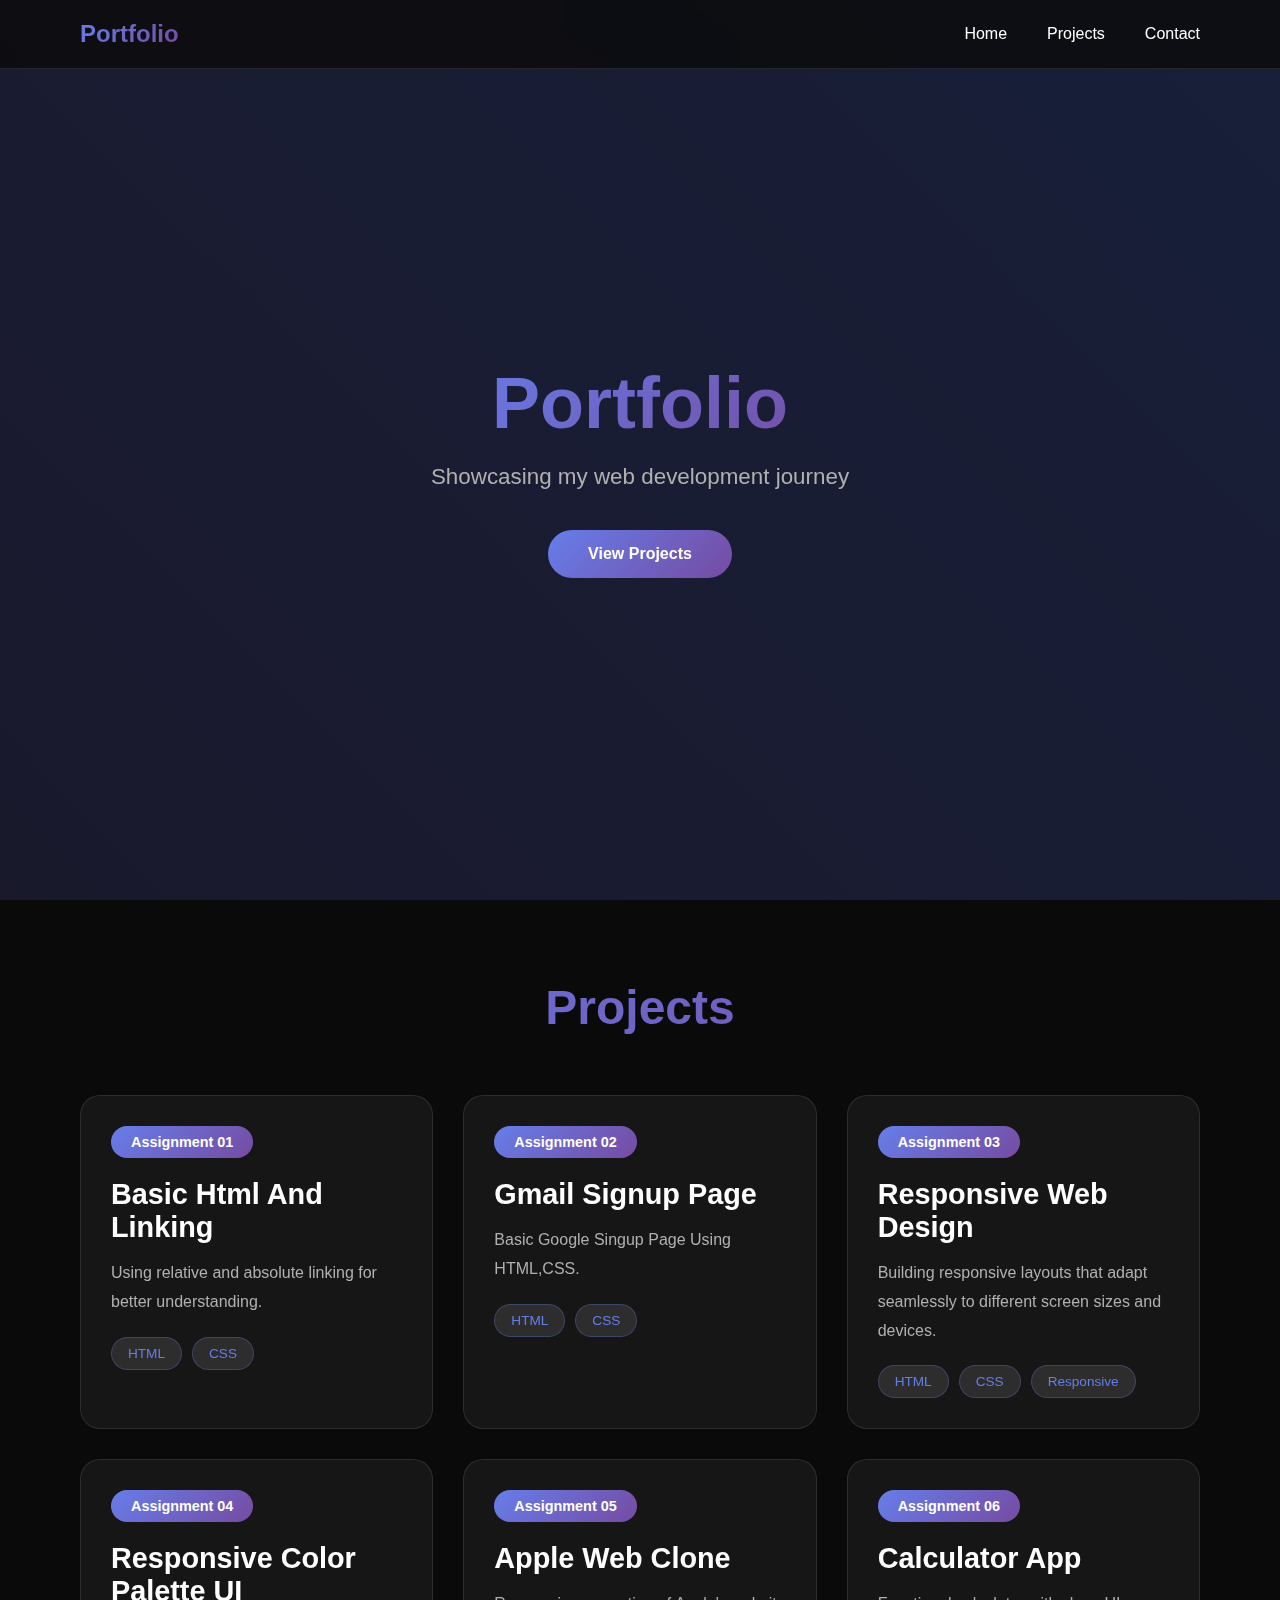
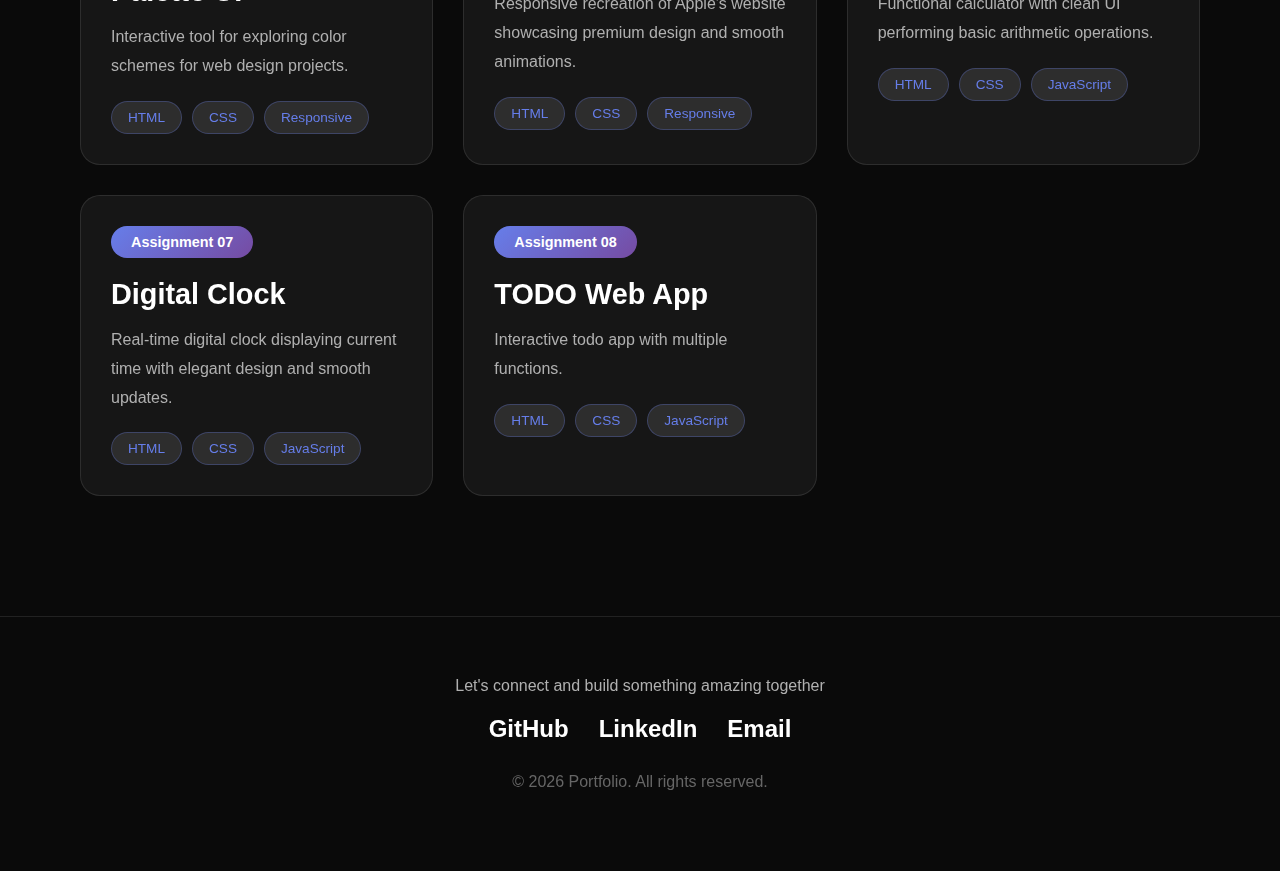
<file: index.html>
<!DOCTYPE html>
<html lang="en">

<head>
    <meta charset="UTF-8">
    <meta name="viewport" content="width=device-width, initial-scale=1.0">
    <title>Portfolio</title>
    <style>
        * {
            margin: 0;
            padding: 0;
            box-sizing: border-box;
        }

        html {
            scroll-behavior: smooth;
        }

        body {
            font-family: 'Inter', -apple-system, BlinkMacSystemFont, 'Segoe UI', Roboto, sans-serif;
            background: #0a0a0a;
            color: #ffffff;
            overflow-x: hidden;
        }

        /* Animated background */
        .bg-animation {
            position: fixed;
            top: 0;
            left: 0;
            width: 100%;
            height: 100%;
            z-index: -1;
            background: linear-gradient(45deg, #0a0a0a, #1a1a2e, #16213e, #0f3460);
            background-size: 400% 400%;
            animation: gradientShift 15s ease infinite;
        }

        @keyframes gradientShift {
            0% {
                background-position: 0% 50%;
            }

            50% {
                background-position: 100% 50%;
            }

            100% {
                background-position: 0% 50%;
            }
        }

        /* Navbar */
        nav {
            position: fixed;
            top: 0;
            width: 100%;
            background: rgba(10, 10, 10, 0.8);
            backdrop-filter: blur(10px);
            padding: 20px 0;
            z-index: 1000;
            border-bottom: 1px solid rgba(255, 255, 255, 0.1);
        }

        .nav-container {
            max-width: 1200px;
            margin: 0 auto;
            display: flex;
            justify-content: space-between;
            align-items: center;
            padding: 0 40px;
        }

        .logo {
            font-size: 1.5em;
            font-weight: 700;
            background: linear-gradient(135deg, #667eea 0%, #764ba2 100%);
            -webkit-background-clip: text;
            -webkit-text-fill-color: transparent;
            background-clip: text;
        }

        .nav-links {
            display: flex;
            gap: 40px;
            list-style: none;
        }

        .nav-links a {
            color: #ffffff;
            text-decoration: none;
            font-weight: 500;
            position: relative;
            transition: color 0.3s ease;
        }

        .nav-links a::after {
            content: '';
            position: absolute;
            bottom: -5px;
            left: 0;
            width: 0;
            height: 2px;
            background: linear-gradient(135deg, #667eea 0%, #764ba2 100%);
            transition: width 0.3s ease;
        }

        .nav-links a:hover::after {
            width: 100%;
        }

        .nav-links a:hover {
            color: #667eea;
        }

        /* Mobile menu */
        #menu-toggle {
            display: none;
        }

        .menu-icon {
            display: none;
            flex-direction: column;
            cursor: pointer;
            gap: 5px;
        }

        .menu-icon span {
            width: 25px;
            height: 3px;
            background: #ffffff;
            transition: 0.3s;
            border-radius: 3px;
        }

        /* Hero Section */
        .hero {
            min-height: 100vh;
            display: flex;
            align-items: center;
            justify-content: center;
            text-align: center;
            padding: 120px 40px 80px;
        }

        .hero-content h1 {
            font-size: 4.5em;
            font-weight: 800;
            margin-bottom: 20px;
            background: linear-gradient(135deg, #667eea 0%, #764ba2 100%);
            -webkit-background-clip: text;
            -webkit-text-fill-color: transparent;
            background-clip: text;
            animation: fadeInUp 1s ease;
        }

        .hero-content p {
            font-size: 1.4em;
            color: #b0b0b0;
            margin-bottom: 40px;
            animation: fadeInUp 1s ease 0.2s backwards;
        }

        .cta-button {
            display: inline-block;
            padding: 15px 40px;
            background: linear-gradient(135deg, #667eea 0%, #764ba2 100%);
            color: white;
            text-decoration: none;
            border-radius: 50px;
            font-weight: 600;
            transition: transform 0.3s ease, box-shadow 0.3s ease;
            animation: fadeInUp 1s ease 0.4s backwards;
        }

        .cta-button:hover {
            transform: translateY(-3px);
            box-shadow: 0 10px 30px rgba(102, 126, 234, 0.4);
        }

        @keyframes fadeInUp {
            from {
                opacity: 0;
                transform: translateY(30px);
            }

            to {
                opacity: 1;
                transform: translateY(0);
            }
        }

        /* Projects Section */
        .projects-section {
            max-width: 1200px;
            margin: 0 auto;
            padding: 80px 40px;
        }

        .section-title {
            font-size: 3em;
            text-align: center;
            margin-bottom: 60px;
            background: linear-gradient(135deg, #667eea 0%, #764ba2 100%);
            -webkit-background-clip: text;
            -webkit-text-fill-color: transparent;
            background-clip: text;
        }

        .projects-grid {
            display: grid;
            grid-template-columns: repeat(auto-fill, minmax(320px, 1fr));
            gap: 30px;
            margin-bottom: 40px;
        }

        .project-card {
            background: rgba(255, 255, 255, 0.05);
            border-radius: 20px;
            padding: 30px;
            backdrop-filter: blur(10px);
            border: 1px solid rgba(255, 255, 255, 0.1);
            transition: transform 0.3s ease, box-shadow 0.3s ease, border-color 0.3s ease;
            text-decoration: none;
            color: inherit;
            display: block;
            position: relative;
            overflow: hidden;
        }

        .project-card::before {
            content: '';
            position: absolute;
            top: 0;
            left: 0;
            width: 100%;
            height: 100%;
            background: linear-gradient(135deg, rgba(102, 126, 234, 0.1) 0%, rgba(118, 75, 162, 0.1) 100%);
            opacity: 0;
            transition: opacity 0.3s ease;
            z-index: 0;
        }

        .project-card:hover::before {
            opacity: 1;
        }

        .project-card:hover {
            transform: translateY(-10px);
            box-shadow: 0 20px 40px rgba(102, 126, 234, 0.3);
            border-color: rgba(102, 126, 234, 0.5);
        }

        .project-card>* {
            position: relative;
            z-index: 1;
        }

        .project-number {
            display: inline-block;
            background: linear-gradient(135deg, #667eea 0%, #764ba2 100%);
            color: white;
            padding: 8px 20px;
            border-radius: 25px;
            font-size: 0.9em;
            font-weight: 600;
            margin-bottom: 20px;
        }

        .project-card h3 {
            color: #ffffff;
            font-size: 1.8em;
            margin-bottom: 15px;
            font-weight: 700;
        }

        .project-card p {
            color: #b0b0b0;
            line-height: 1.8;
            margin-bottom: 20px;
        }

        .tech-tags {
            display: flex;
            flex-wrap: wrap;
            gap: 10px;
            margin-top: 20px;
        }

        .tech-tag {
            background: rgba(255, 255, 255, 0.1);
            padding: 8px 16px;
            border-radius: 20px;
            font-size: 0.85em;
            color: #667eea;
            border: 1px solid rgba(102, 126, 234, 0.3);
        }

        /* Footer */
        footer {
            text-align: center;
            padding: 60px 40px;
            background: rgba(10, 10, 10, 0.5);
            border-top: 1px solid rgba(255, 255, 255, 0.1);
        }

        footer p {
            color: #b0b0b0;
            margin-bottom: 20px;
        }

        footer a {
            color: #667eea;
            text-decoration: none;
            font-weight: 600;
            transition: color 0.3s ease;
        }

        footer a:hover {
            color: #764ba2;
        }

        .social-links {
            display: flex;
            justify-content: center;
            gap: 30px;
            margin-top: 20px;
        }

        .social-links a {
            color: #ffffff;
            font-size: 1.5em;
            transition: transform 0.3s ease, color 0.3s ease;
        }

        .social-links a:hover {
            transform: translateY(-3px);
            color: #667eea;
        }

        /* Responsive */
        @media (max-width: 768px) {
            .menu-icon {
                display: flex;
            }

            .nav-links {
                position: fixed;
                top: 70px;
                left: -100%;
                width: 100%;
                height: calc(100vh - 70px);
                background: rgba(10, 10, 10, 0.95);
                backdrop-filter: blur(10px);
                flex-direction: column;
                align-items: center;
                justify-content: center;
                gap: 30px;
                transition: left 0.3s ease;
            }

            #menu-toggle:checked~.nav-links {
                left: 0;
            }

            .hero-content h1 {
                font-size: 2.5em;
            }

            .hero-content p {
                font-size: 1.1em;
            }

            .section-title {
                font-size: 2em;
            }

            .projects-grid {
                grid-template-columns: 1fr;
            }
        }
    </style>
</head>

<body>
    <div class="bg-animation"></div>

    <!-- Navigation -->
    <nav>
        <div class="nav-container">
            <div class="logo">Portfolio</div>
            <input type="checkbox" id="menu-toggle">
            <label for="menu-toggle" class="menu-icon">
                <span></span>
                <span></span>
                <span></span>
            </label>
            <ul class="nav-links">
                <li><a href="#home">Home</a></li>
                <li><a href="#projects">Projects</a></li>
                <li><a href="#contact">Contact</a></li>
            </ul>
        </div>
    </nav>

    <!-- Hero Section -->
    <section class="hero" id="home">
        <div class="hero-content">
            <h1>Portfolio</h1>
            <p>Showcasing my web development journey</p>
            <a href="#projects" class="cta-button">View Projects</a>
        </div>
    </section>

    <!-- Projects Section -->
    <section class="projects-section" id="projects">
        <h2 class="section-title">Projects</h2>
        <div class="projects-grid">

            <!-- Assignment 1 -->
            <a href="./Assignment_1(Linking)/index.html" class="project-card">
                <span class="project-number">Assignment 01</span>
                <h3>Basic Html And Linking</h3>
                <p>Using relative and absolute linking for better understanding.</p>
                <div class="tech-tags">
                    <span class="tech-tag">HTML</span>
                    <span class="tech-tag">CSS</span>
                </div>
            </a>
            <!-- Assignment 2 -->
            <a href="./Assignment_2(Gmail_Login_Page)/index.html" class="project-card">
                <span class="project-number">Assignment 02</span>
                <h3>Gmail Signup Page</h3>
                <p>Basic Google Singup Page Using HTML,CSS.</p>
                <div class="tech-tags">
                    <span class="tech-tag">HTML</span>
                    <span class="tech-tag">CSS</span>
                </div>
            </a>
            <!-- Assignment 3 -->
            <a href="./Assignment_3(Responsiveness)/index.html" class="project-card">
                <span class="project-number">Assignment 03</span>
                <h3>Responsive Web Design</h3>
                <p>Building responsive layouts that adapt seamlessly to different screen sizes and devices.</p>
                <div class="tech-tags">
                    <span class="tech-tag">HTML</span>
                    <span class="tech-tag">CSS</span>
                    <span class="tech-tag">Responsive</span>
                </div>
            </a>

            <!-- Assignment 4 -->
            <a href="./Assignment_4(Color Palette)/index.html" class="project-card">
                <span class="project-number">Assignment 04</span>
                <h3>Responsive Color Palette UI</h3>
                <p>Interactive tool for exploring color schemes for web design projects.</p>
                <div class="tech-tags">
                    <span class="tech-tag">HTML</span>
                    <span class="tech-tag">CSS</span>
                    <span class="tech-tag">Responsive</span>
                </div>
            </a>

            <!-- Assignment 5 -->
            <a href="./Assignment_5(Apple Web Responsive)/index.html" class="project-card">
                <span class="project-number">Assignment 05</span>
                <h3>Apple Web Clone</h3>
                <p>Responsive recreation of Apple's website showcasing premium design and smooth animations.</p>
                <div class="tech-tags">
                    <span class="tech-tag">HTML</span>
                    <span class="tech-tag">CSS</span>
                    <span class="tech-tag">Responsive</span>
                </div>
            </a>

            <!-- Assignment 6 -->
            <a href="./Assignment_6(Calculator)/src/index.html" class="project-card">
                <span class="project-number">Assignment 06</span>
                <h3>Calculator App</h3>
                <p>Functional calculator with clean UI performing basic arithmetic operations.</p>
                <div class="tech-tags">
                    <span class="tech-tag">HTML</span>
                    <span class="tech-tag">CSS</span>
                    <span class="tech-tag">JavaScript</span>
                </div>
            </a>

            <!-- Assignment 7 -->
            <a href="./Assignment_7(Digitial_Clock)/index.html" class="project-card">
                <span class="project-number">Assignment 07</span>
                <h3>Digital Clock</h3>
                <p>Real-time digital clock displaying current time with elegant design and smooth updates.</p>
                <div class="tech-tags">
                    <span class="tech-tag">HTML</span>
                    <span class="tech-tag">CSS</span>
                    <span class="tech-tag">JavaScript</span>
                </div>
            </a>

        
            <!-- Assignment 8 -->
            <a href="./Assignment_8(To_Do_List)/index.html" class="project-card">
                <span class="project-number">Assignment 08</span>
                <h3>TODO Web App</h3>
                <p>Interactive todo app with multiple functions.</p>
                <div class="tech-tags">
                    <span class="tech-tag">HTML</span>
                    <span class="tech-tag">CSS</span>
                    <span class="tech-tag">JavaScript</span>
                </div>
            </a>

        </div>
    </section>

    <!-- Contact Section -->
    <footer id="contact">
        <p>Let's connect and build something amazing together</p>
        <div class="social-links">
            <a href="https://github.com/yourusername" target="_blank" title="GitHub">GitHub</a>
            <a href="https://linkedin.com/in/yourusername" target="_blank" title="LinkedIn">LinkedIn</a>
            <a href="mailto:your.email@example.com" title="Email">Email</a>
        </div>
        <p style="margin-top: 30px; color: #666;">© 2026 Portfolio. All rights reserved.</p>
    </footer>

</body>

</html>
</file>
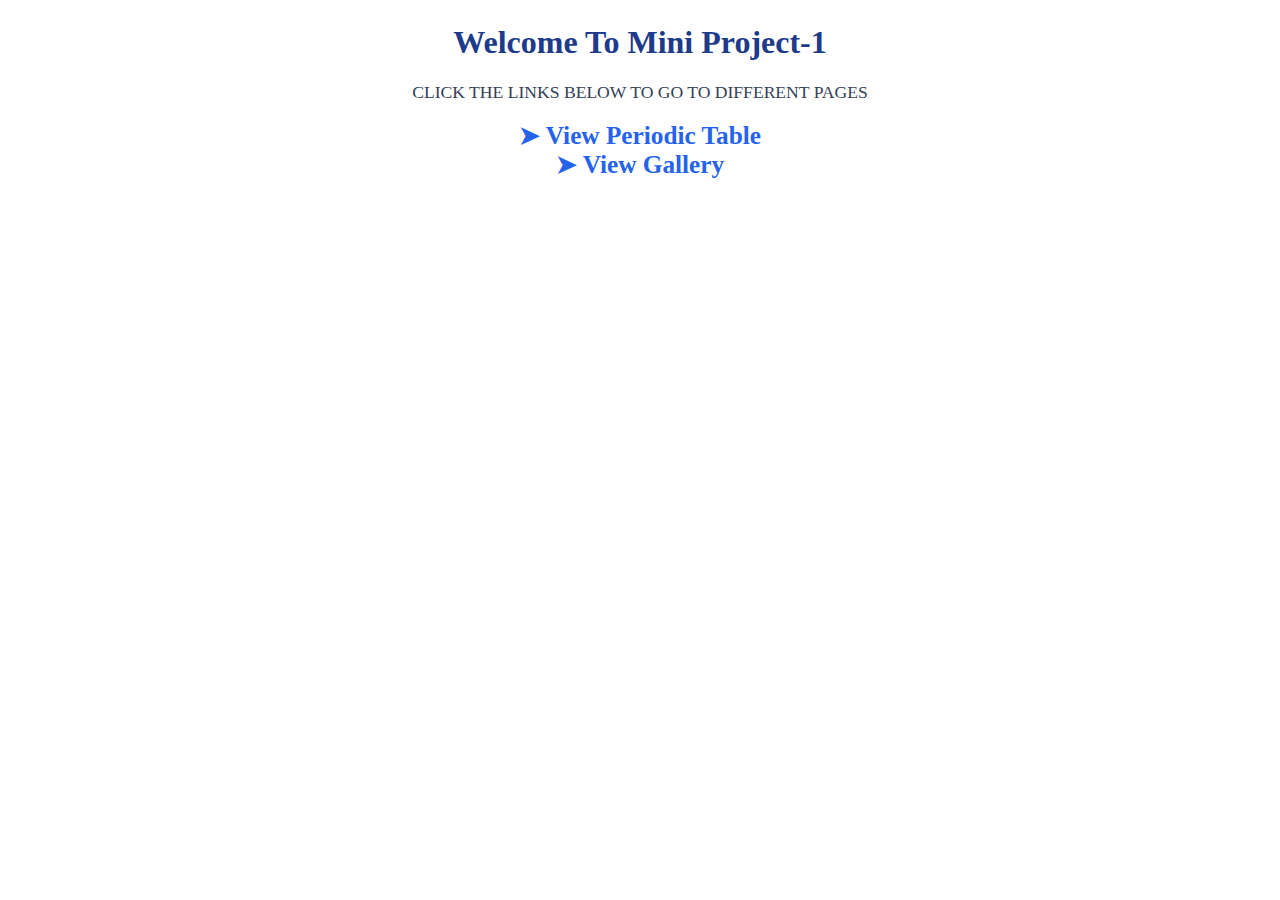
<file: Assignment_1(Linking)/index.html>
<html>
    <head>
        <title>Mini SMIT Project-1</title>
    </head>
    <body style="text-align: center; margin-top: 1.5rem;">
        <div>
            <h1 style="color: #1e3a8a;">Welcome To Mini Project-1</h1>
        </div>
        <div>
            <p style="color: #334155; font-size: 1.1rem; ">CLICK THE LINKS BELOW TO GO TO DIFFERENT PAGES</p>
        </div>
        <div>
            <a href="././pages/periodic_table.html" style="text-decoration: none;color: #2563eb; font-size: 1.58rem; font-weight: bold;">➤ View Periodic Table</a>
        </div>
        <div>
            <a href="././pages/gallery.html" style="text-decoration: none; color: #2563eb; font-size: 1.58rem; font-weight: bold;">➤ View Gallery</a>
        </div>
        
    </body>
</html>
</file>
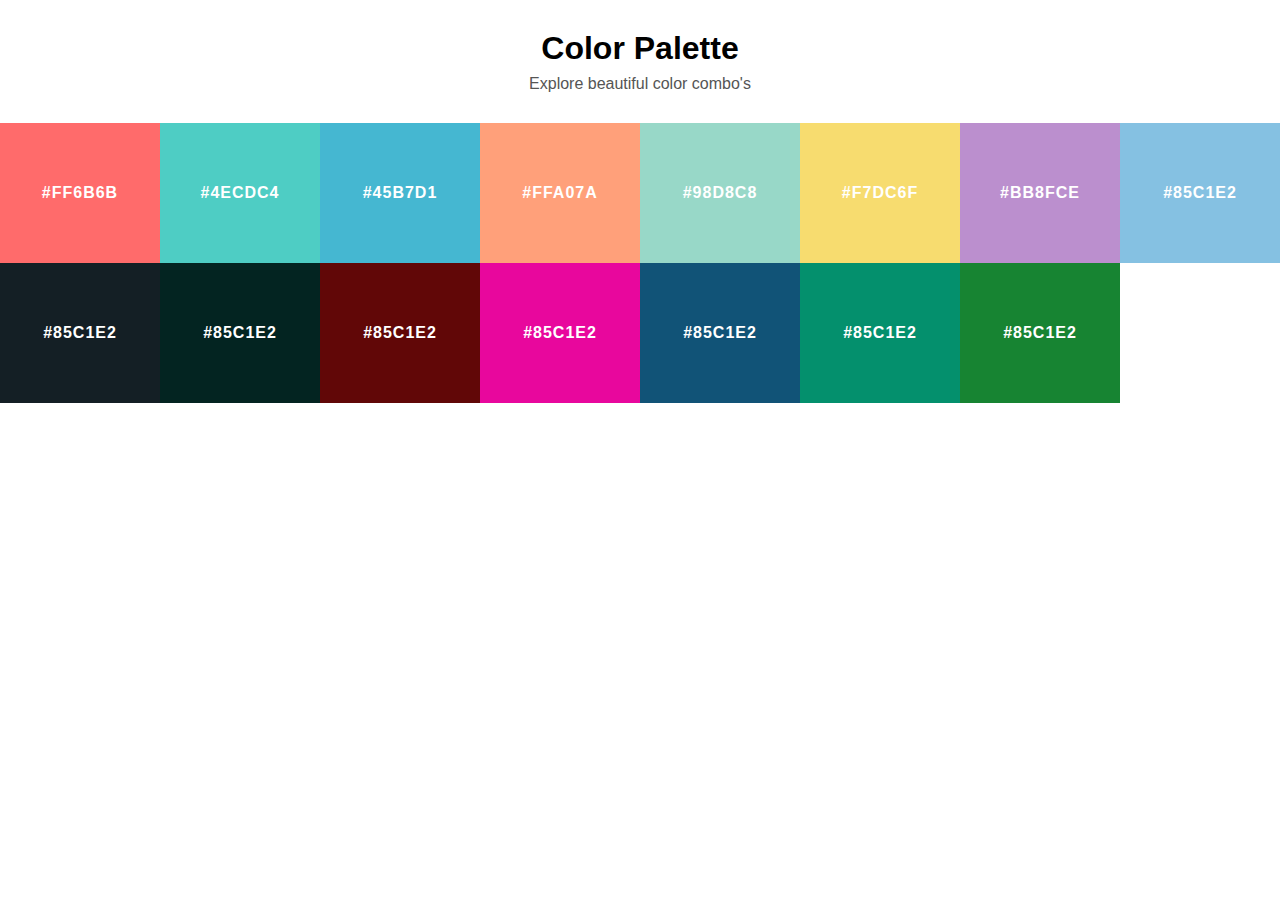
<file: Assignment_4(Color Palette)/index.html>
<!DOCTYPE html>
<html lang="en">

<head>
    <meta charset="UTF-8">
    <meta name="viewport" content="width=device-width, initial-scale=1.0">
    <title>Color Palette</title>
    <link rel="stylesheet" href="style.css">
</head>

<body>
    <div class="header">
        <h1>Color Palette</h1>
        <p>Explore beautiful color combo's</p>
    </div>

    <div class="palette">
        <div class="color" style="background-color: #FF6B6B;">
            #FF6B6B
        </div>
        <div class="color" style="background-color: #4ECDC4;">
            #4ECDC4
        </div>
        <div class="color" style="background-color: #45B7D1;">
            #45B7D1
        </div>
        <div class="color" style="background-color: #FFA07A;">
            #FFA07A
        </div>
        <div class="color" style="background-color: #98D8C8;">
            #98D8C8
        </div>
        <div class="color" style="background-color: #F7DC6F;">
            #F7DC6F
        </div>
        <div class="color" style="background-color: #BB8FCE;">
            #BB8FCE
        </div>
        <div class="color" style="background-color: #85C1E2;">
            #85C1E2
        </div>
        <div class="color" style="background-color: #141f25;">
            #85C1E2
        </div>
        <div class="color" style="background-color: #032421;">
            #85C1E2
        </div>
        <div class="color" style="background-color: #610707;">
            #85C1E2
        </div>
        <div class="color" style="background-color: #e8079d;">
            #85C1E2
        </div>
        <div class="color" style="background-color: #115377;">
            #85C1E2
        </div>
        <div class="color" style="background-color: #04906d;">
            #85C1E2
        </div>
        <div class="color" style="background-color: #178432;">
            #85C1E2
        </div>
    </div>
</body>

</html>
</file>
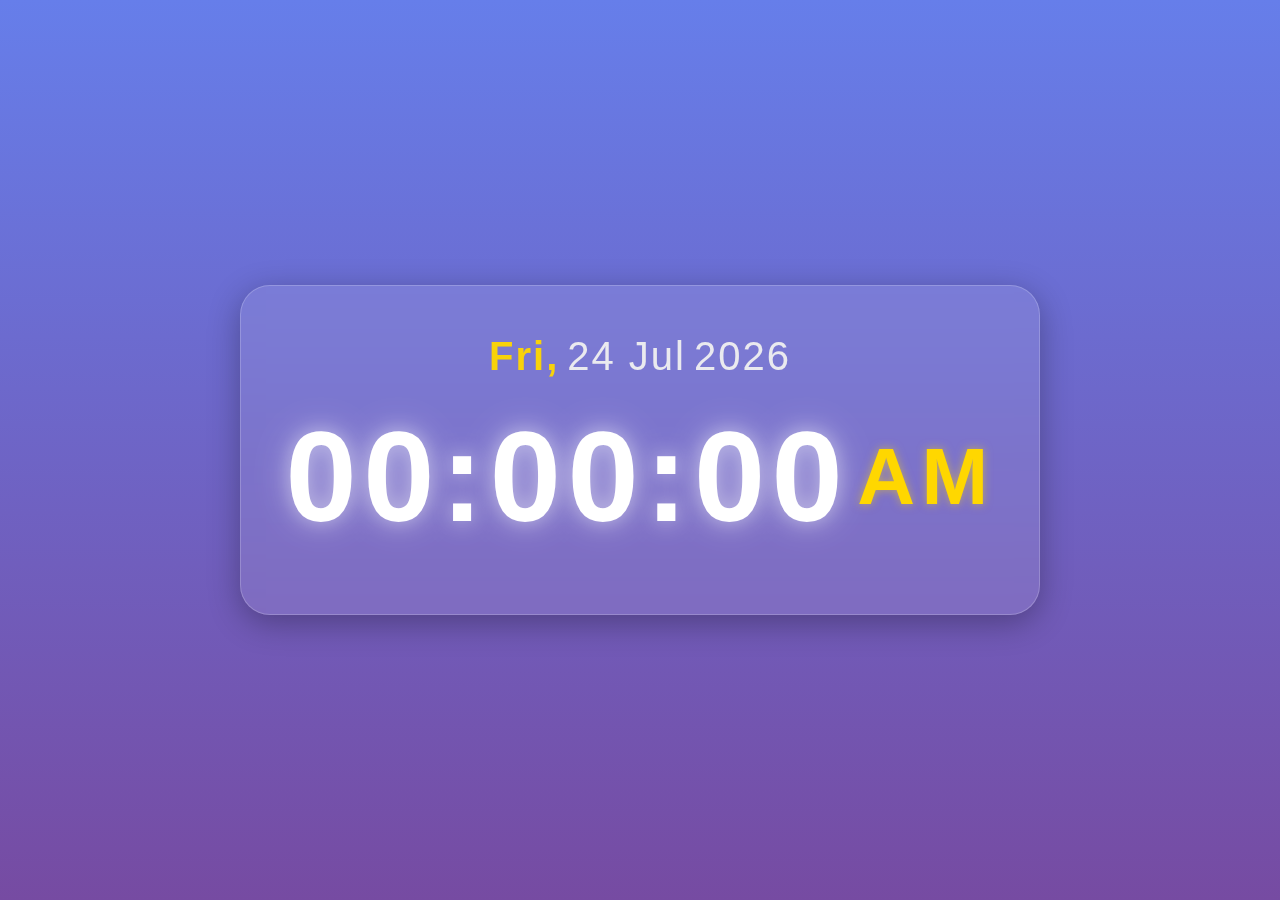
<file: Assignment_7(Digitial_Clock)/index.html>
<!DOCTYPE html>
<html lang="en">

<head>
    <meta charset="UTF-8">
    <meta name="viewport" content="width=device-width, initial-scale=1.0">
    <title>Digital Clock</title>
    <link rel="stylesheet" href="style.css">
</head>

<body>
    <div class="clock-container">
        <div class="date-container">
            <div class="day-name" id="dayName"></div>
            <div class="date" id="date"></div>
            <div class="year" id="year"></div>
        </div>
        <div class="time">
            <span id="hours">00</span>:
            <span id="minutes">00</span>:
            <span id="seconds">00</span>
            <span id="period">AM</span>
        </div>
    </div>
    <script src="app.js"></script>
</body>

</html>
</file>
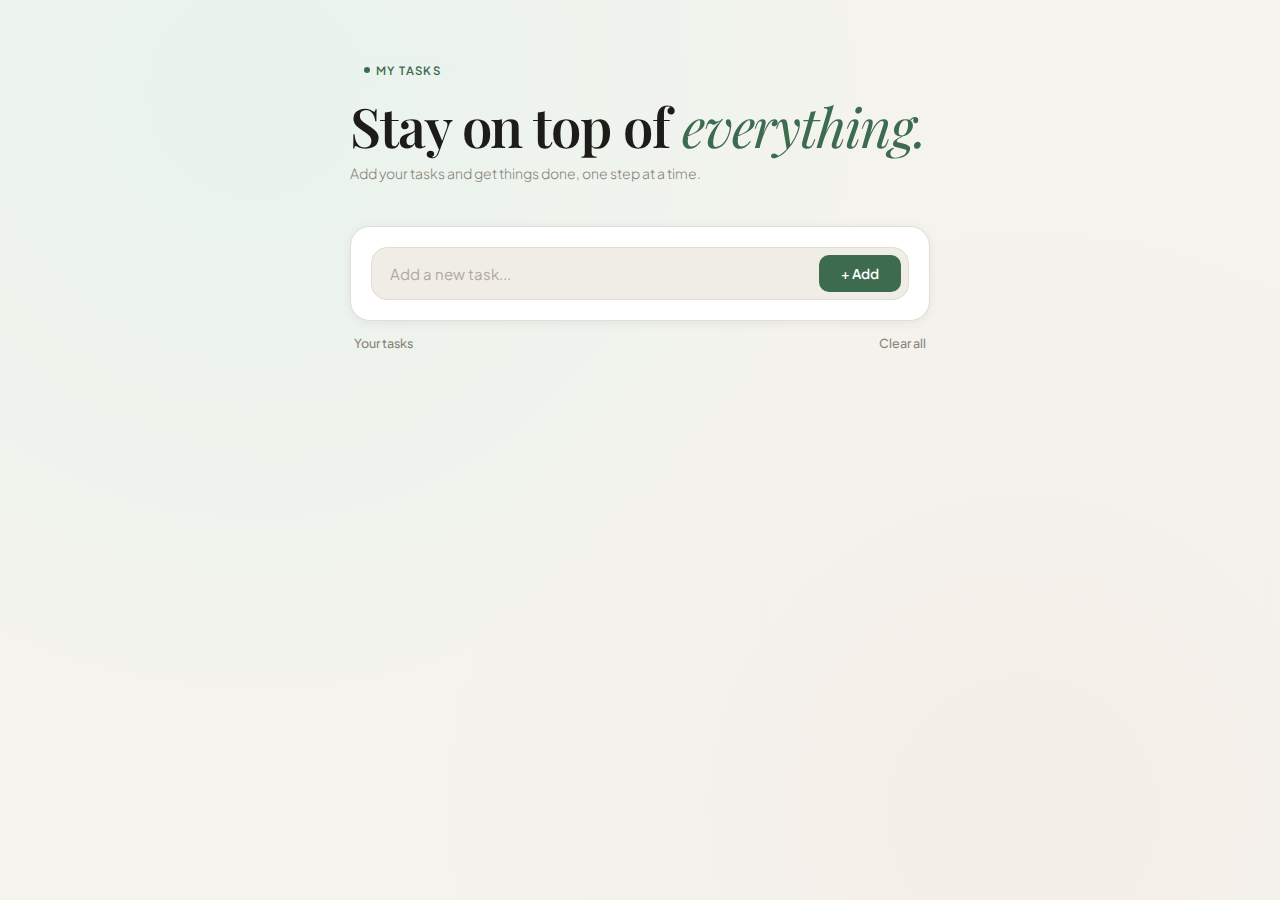
<file: Assignment_8(To_Do_List)/index.html>
<!DOCTYPE html>
<html lang="en">

<head>
  <meta charset="UTF-8">
  <meta name="viewport" content="width=device-width, initial-scale=1.0">
  <title>Todos</title>
  <link rel="preconnect" href="https://fonts.googleapis.com">
  <link
    href="https://fonts.googleapis.com/css2?family=Playfair+Display:ital,wght@0,400;0,600;1,400&family=Plus+Jakarta+Sans:wght@300;400;500;600&display=swap"
    rel="stylesheet">
  <link rel="stylesheet" href="./style.css">
  <script defer src="./app.js"></script>
</head>

<body>

  <div class="app">

    <header class="header">
      <div class="header-pill"><span class="dot"></span> My Tasks</div>
      <h1>Stay on top of <em>everything.</em></h1>
      <p class="header-sub">Add your tasks and get things done, one step at a time.</p>
    </header>

    <div class="card">
      <div class="input-row">
        <input type="text" id="todo-input" placeholder="Add a new task...">
        <button id="add_btn" onclick="addTodo()">+ Add</button>
        <button id="update_btn" onclick="updateTodo()">✓ Save</button>
      </div>
    </div>

    <div class="toolbar">
      <span class="count-label">Your tasks</span>
      <button class="btn-clear" onclick="deleteAll()">Clear all</button>
    </div>

    <div id="todo-parent"></div>

  </div>
</body>

</html>
</file>
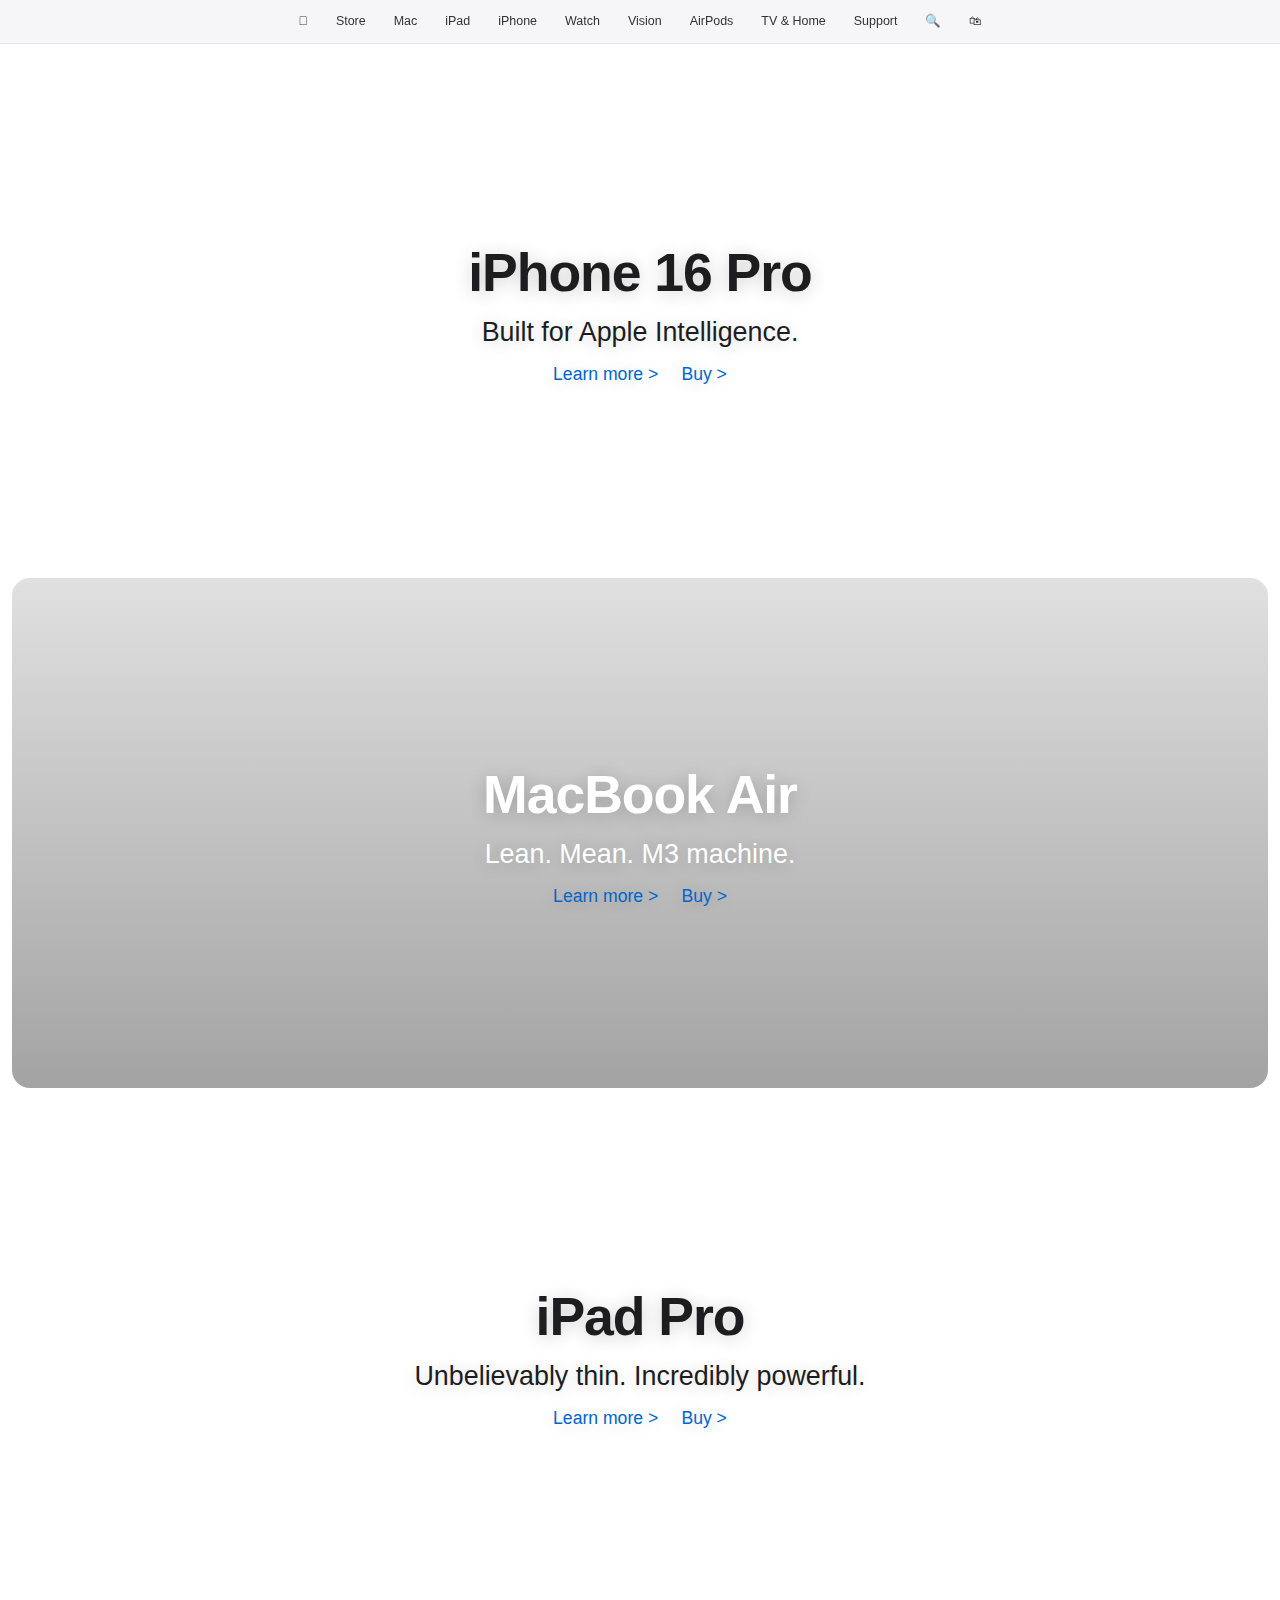
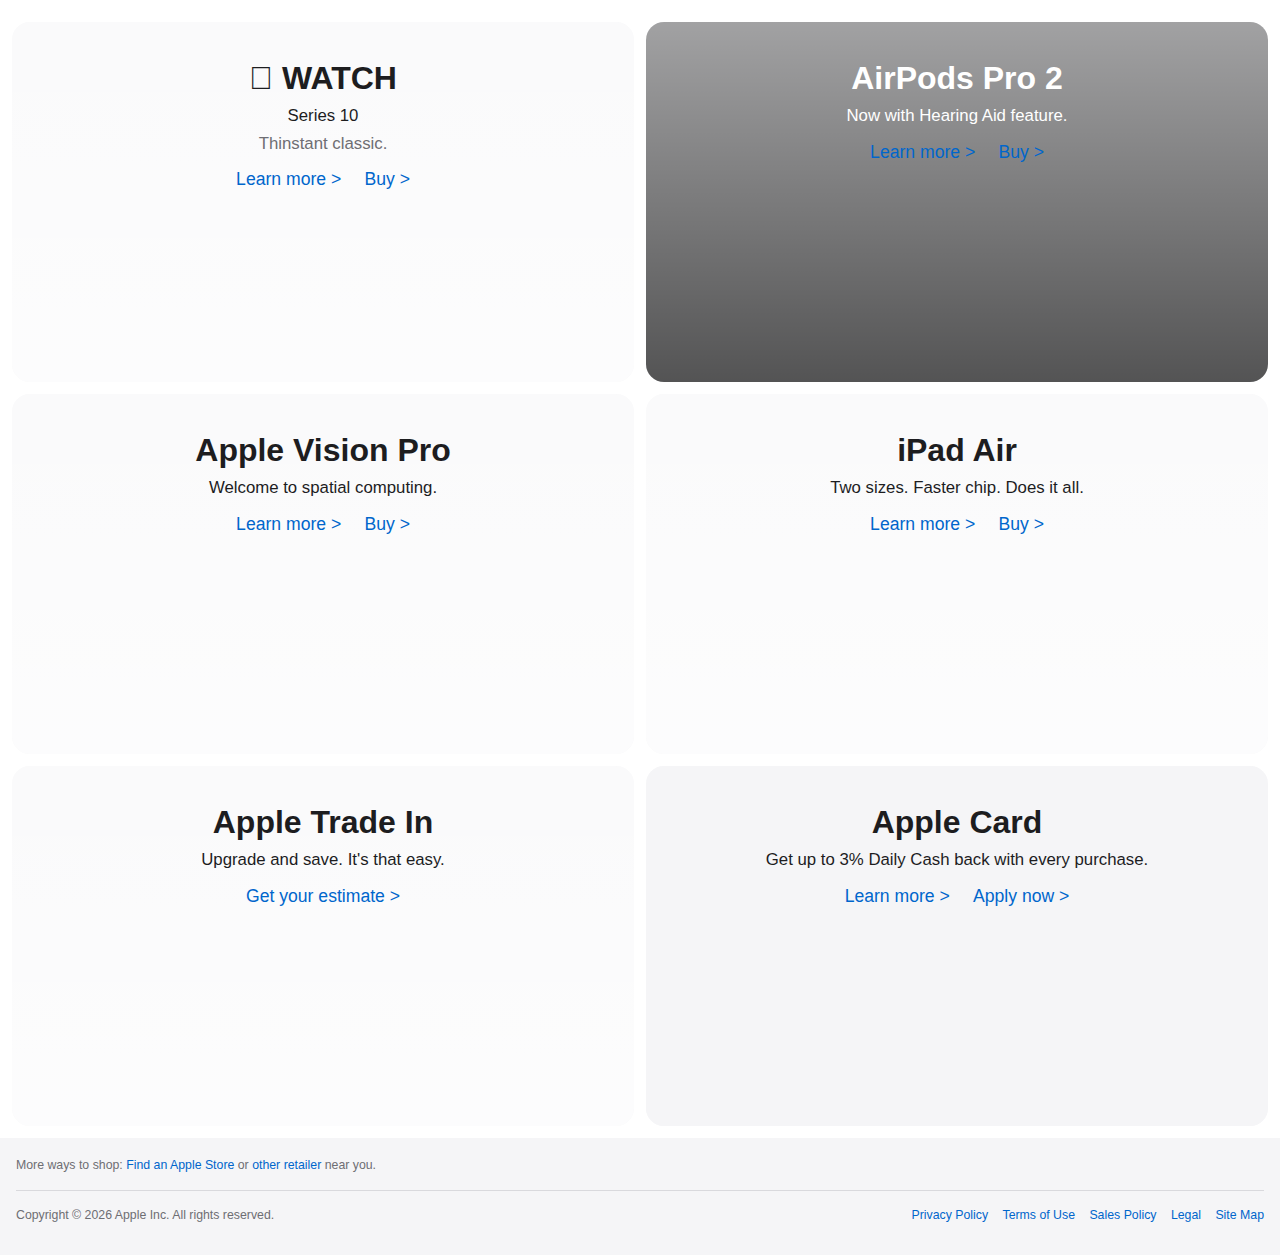
<file: Assignment_5(Apple Web Responsive)/src/index.html>
<!DOCTYPE html>
<html lang="en">

<head>
    <meta charset="UTF-8">
    <meta name="viewport" content="width=device-width, initial-scale=1.0">
    <link rel="stylesheet" href="./style/style.css">
    <title>Apple (Clone)</title>
</head>

<body>
    <header class="site-header">
        <nav class="top-nav">
            <a class="brand" href="#" aria-label="Apple home">&#63743;</a>
            <a href="#">Store</a>
            <a href="#">Mac</a>
            <a href="#">iPad</a>
            <a href="#">iPhone</a>
            <a href="#">Watch</a>
            <a href="#">Vision</a>
            <a href="#">AirPods</a>
            <a href="#">TV & Home</a>
            <a href="#">Support</a>
            <a href="#" aria-label="Search">&#128269;</a>
            <a href="#" aria-label="Bag">&#128717;</a>
        </nav>
        <div class="mobile-nav">
            <button class="icon-button" aria-label="Open menu">&#9776;</button>
            <a class="brand" href="#" aria-label="Apple home">&#63743;</a>
            <button class="icon-button" aria-label="Bag">&#128717;</button>
        </div>
    </header>

    <main>
        <section class="hero light">
            <div class="hero-content">
                <h1>iPhone 16 Pro</h1>
                <p>Built for Apple Intelligence.</p>
                <div class="links">
                    <a href="#">Learn more &gt;</a>
                    <a href="#">Buy &gt;</a>
                </div>
            </div>
        </section>

        <section class="hero dark">
            <div class="hero-content">
                <h2>MacBook Air</h2>
                <p>Lean. Mean. M3 machine.</p>
                <div class="links">
                    <a href="#">Learn more &gt;</a>
                    <a href="#">Buy &gt;</a>
                </div>
            </div>
        </section>

        <section class="hero blue">
            <div class="hero-content">
                <h2>iPad Pro</h2>
                <p>Unbelievably thin. Incredibly powerful.</p>
                <div class="links">
                    <a href="#">Learn more &gt;</a>
                    <a href="#">Buy &gt;</a>
                </div>
            </div>
        </section>

        <section class="promo-grid">
            <article class="tile tile-watch">
                <h3>&#63743; WATCH</h3>
                <p>Series 10</p>
                <p class="subline">Thinstant classic.</p>
                <div class="links">
                    <a href="#">Learn more &gt;</a>
                    <a href="#">Buy &gt;</a>
                </div>
            </article>

            <article class="tile tile-airpods">
                <h3>AirPods Pro 2</h3>
                <p>Now with Hearing Aid feature.</p>
                <div class="links">
                    <a href="#">Learn more &gt;</a>
                    <a href="#">Buy &gt;</a>
                </div>
            </article>

            <article class="tile tile-vision">
                <h3>Apple Vision Pro</h3>
                <p>Welcome to spatial computing.</p>
                <div class="links">
                    <a href="#">Learn more &gt;</a>
                    <a href="#">Buy &gt;</a>
                </div>
            </article>

            <article class="tile tile-ipad">
                <h3>iPad Air</h3>
                <p>Two sizes. Faster chip. Does it all.</p>
                <div class="links">
                    <a href="#">Learn more &gt;</a>
                    <a href="#">Buy &gt;</a>
                </div>
            </article>

            <article class="tile tile-trade">
                <h3>Apple Trade In</h3>
                <p>Upgrade and save. It's that easy.</p>
                <div class="links">
                    <a href="#">Get your estimate &gt;</a>
                </div>
            </article>

            <article class="tile tile-card">
                <h3>Apple Card</h3>
                <p>Get up to 3% Daily Cash back with every purchase.</p>
                <div class="links">
                    <a href="#">Learn more &gt;</a>
                    <a href="#">Apply now &gt;</a>
                </div>
            </article>
        </section>
    </main>

    <footer class="site-footer">
        <p>More ways to shop: <a href="#">Find an Apple Store</a> or <a href="#">other retailer</a> near you.</p>
        <div class="footer-meta">
            <span>Copyright © 2026 Apple Inc. All rights reserved.</span>
            <div class="footer-links">
                <a href="#">Privacy Policy</a>
                <a href="#">Terms of Use</a>
                <a href="#">Sales Policy</a>
                <a href="#">Legal</a>
                <a href="#">Site Map</a>
            </div>
        </div>
    </footer>
</body>

</html>
</file>
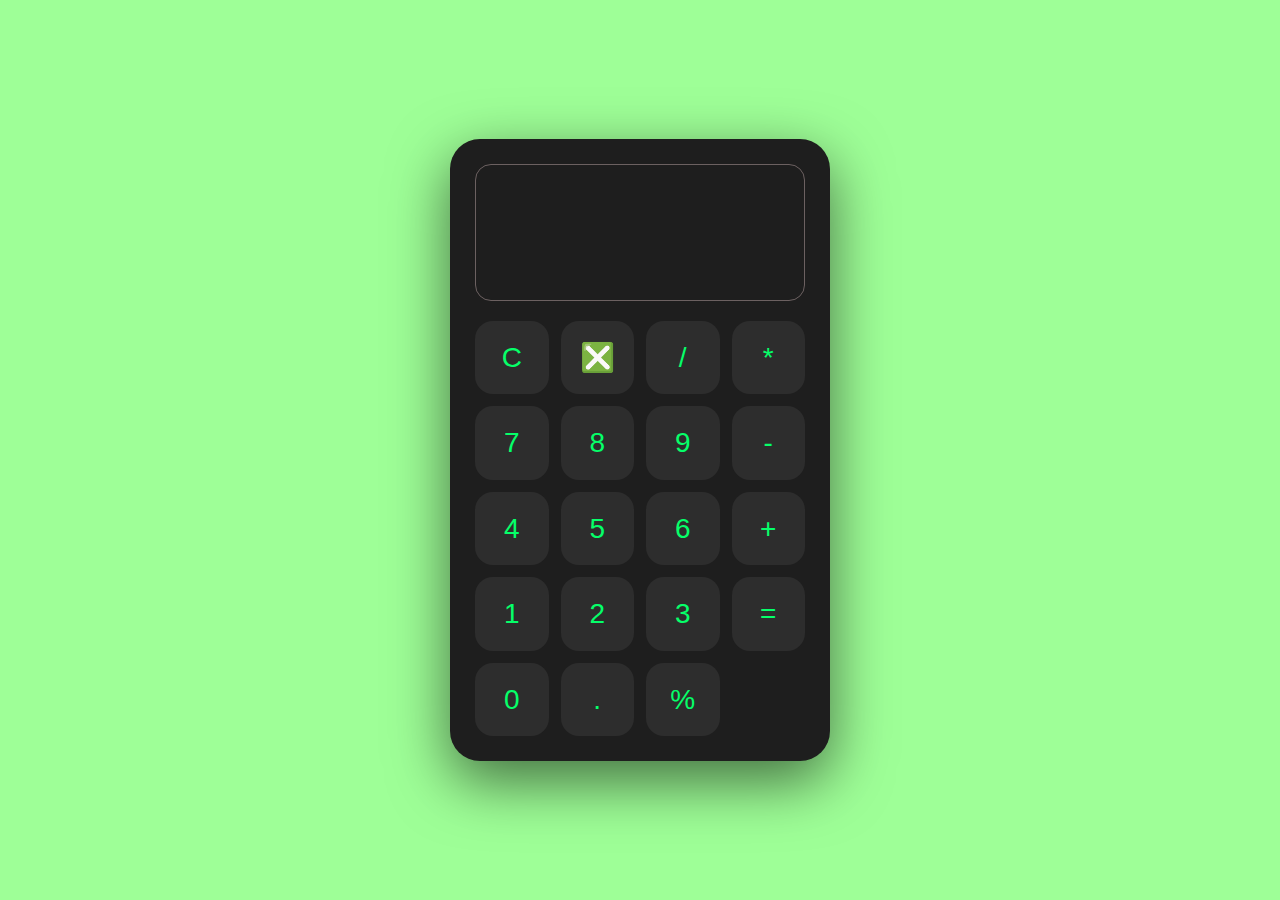
<file: Assignment_6(Calculator)/src/index.html>
<!DOCTYPE html>
<html lang="en">

<head>
    <meta charset="UTF-8">
    <meta name="viewport" content="width=device-width, initial-scale=1.0">
    <link rel="stylesheet" href="style.css">
    <title>Calculator Bhai</title>
</head>

<body>
    <div class="calculator">
        <div class="display-container">
            <div class="expression" id="expression"></div>
            <div class="result" id="result"></div>
        </div>

        <div class="buttons">
            <button>C</button>
            <button>❎</button>
            <button>/</button>
            <button>*</button>

            <button>7</button>
            <button>8</button>
            <button>9</button>
            <button>-</button>

            <button>4</button>
            <button>5</button>
            <button>6</button>
            <button>+</button>

            <button>1</button>
            <button>2</button>
            <button>3</button>
            <button>=</button>

            <button>0</button>
            <button>.</button>
            <button>%</button>
        </div>
    </div>
    <script src="app.js"></script>
</body>


</html>
</file>
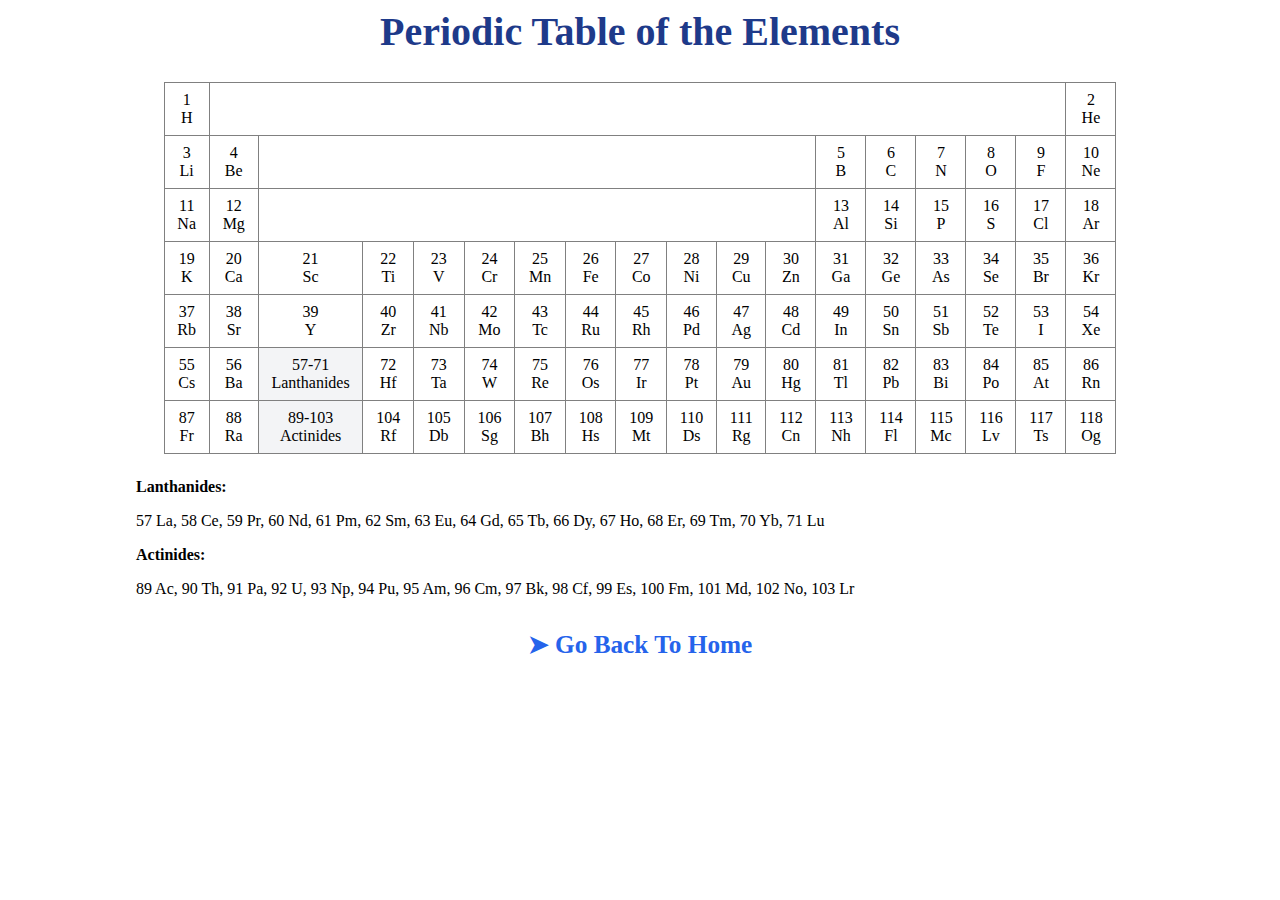
<file: Assignment_1(Linking)/pages/periodic_table.html>
<html>

<head>
    <title>Periodic Table</title>
</head>

<body>
    <div>
        <h1 style="text-align:center; color:#1e3a8a; font-size: 2.5em;">Periodic Table of the Elements</h1>
    </div>

    <table border="1" cellspacing="0" cellpadding="0.5em"
        style="border-collapse:collapse; margin:1.5em auto; text-align:center;">
        <tr>
            <td style="padding: 0.5em 0.8em;">1<br>H</td>
            <td colspan="16"></td>
            <td style="padding: 0.5em 0.8em;">2<br>He</td>
        </tr>

        <tr>
            <td style="padding: 0.5em 0.8em;">3<br>Li</td>
            <td style="padding: 0.5em 0.8em;">4<br>Be</td>
            <td colspan="10"></td>
            <td style="padding: 0.5em 0.8em;">5<br>B</td>
            <td style="padding: 0.5em 0.8em;">6<br>C</td>
            <td style="padding: 0.5em 0.8em;">7<br>N</td>
            <td style="padding: 0.5em 0.8em;">8<br>O</td>
            <td style="padding: 0.5em 0.8em;">9<br>F</td>
            <td style="padding: 0.5em 0.8em;">10<br>Ne</td>
        </tr>

        <tr>
            <td style="padding: 0.5em 0.8em;">11<br>Na</td>
            <td style="padding: 0.5em 0.8em;">12<br>Mg</td>
            <td colspan="10"></td>
            <td style="padding: 0.5em 0.8em;">13<br>Al</td>
            <td style="padding: 0.5em 0.8em;">14<br>Si</td>
            <td style="padding: 0.5em 0.8em;">15<br>P</td>
            <td style="padding: 0.5em 0.8em;">16<br>S</td>
            <td style="padding: 0.5em 0.8em;">17<br>Cl</td>
            <td style="padding: 0.5em 0.8em;">18<br>Ar</td>
        </tr>

        <tr>
            <td style="padding: 0.5em 0.8em;">19<br>K</td>
            <td style="padding: 0.5em 0.8em;">20<br>Ca</td>
            <td style="padding: 0.5em 0.8em;">21<br>Sc</td>
            <td style="padding: 0.5em 0.8em;">22<br>Ti</td>
            <td style="padding: 0.5em 0.8em;">23<br>V</td>
            <td style="padding: 0.5em 0.8em;">24<br>Cr</td>
            <td style="padding: 0.5em 0.8em;">25<br>Mn</td>
            <td style="padding: 0.5em 0.8em;">26<br>Fe</td>
            <td style="padding: 0.5em 0.8em;">27<br>Co</td>
            <td style="padding: 0.5em 0.8em;">28<br>Ni</td>
            <td style="padding: 0.5em 0.8em;">29<br>Cu</td>
            <td style="padding: 0.5em 0.8em;">30<br>Zn</td>
            <td style="padding: 0.5em 0.8em;">31<br>Ga</td>
            <td style="padding: 0.5em 0.8em;">32<br>Ge</td>
            <td style="padding: 0.5em 0.8em;">33<br>As</td>
            <td style="padding: 0.5em 0.8em;">34<br>Se</td>
            <td style="padding: 0.5em 0.8em;">35<br>Br</td>
            <td style="padding: 0.5em 0.8em;">36<br>Kr</td>
        </tr>

        <tr>
            <td style="padding: 0.5em 0.8em;">37<br>Rb</td>
            <td style="padding: 0.5em 0.8em;">38<br>Sr</td>
            <td style="padding: 0.5em 0.8em;">39<br>Y</td>
            <td style="padding: 0.5em 0.8em;">40<br>Zr</td>
            <td style="padding: 0.5em 0.8em;">41<br>Nb</td>
            <td style="padding: 0.5em 0.8em;">42<br>Mo</td>
            <td style="padding: 0.5em 0.8em;">43<br>Tc</td>
            <td style="padding: 0.5em 0.8em;">44<br>Ru</td>
            <td style="padding: 0.5em 0.8em;">45<br>Rh</td>
            <td style="padding: 0.5em 0.8em;">46<br>Pd</td>
            <td style="padding: 0.5em 0.8em;">47<br>Ag</td>
            <td style="padding: 0.5em 0.8em;">48<br>Cd</td>
            <td style="padding: 0.5em 0.8em;">49<br>In</td>
            <td style="padding: 0.5em 0.8em;">50<br>Sn</td>
            <td style="padding: 0.5em 0.8em;">51<br>Sb</td>
            <td style="padding: 0.5em 0.8em;">52<br>Te</td>
            <td style="padding: 0.5em 0.8em;">53<br>I</td>
            <td style="padding: 0.5em 0.8em;">54<br>Xe</td>
        </tr>

        <tr>
            <td style="padding: 0.5em 0.8em;">55<br>Cs</td>
            <td style="padding: 0.5em 0.8em;">56<br>Ba</td>
            <td style="background:#f3f4f6; padding: 0.5em 0.8em;">57-71<br>Lanthanides</td>
            <td style="padding: 0.5em 0.8em;">72<br>Hf</td>
            <td style="padding: 0.5em 0.8em;">73<br>Ta</td>
            <td style="padding: 0.5em 0.8em;">74<br>W</td>
            <td style="padding: 0.5em 0.8em;">75<br>Re</td>
            <td style="padding: 0.5em 0.8em;">76<br>Os</td>
            <td style="padding: 0.5em 0.8em;">77<br>Ir</td>
            <td style="padding: 0.5em 0.8em;">78<br>Pt</td>
            <td style="padding: 0.5em 0.8em;">79<br>Au</td>
            <td style="padding: 0.5em 0.8em;">80<br>Hg</td>
            <td style="padding: 0.5em 0.8em;">81<br>Tl</td>
            <td style="padding: 0.5em 0.8em;">82<br>Pb</td>
            <td style="padding: 0.5em 0.8em;">83<br>Bi</td>
            <td style="padding: 0.5em 0.8em;">84<br>Po</td>
            <td style="padding: 0.5em 0.8em;">85<br>At</td>
            <td style="padding: 0.5em 0.8em;">86<br>Rn</td>
        </tr>

        <tr>
            <td style="padding: 0.5em 0.8em;">87<br>Fr</td>
            <td style="padding: 0.5em 0.8em;">88<br>Ra</td>
            <td style="background:#f3f4f6; padding: 0.5em 0.8em;">89-103<br>Actinides</td>
            <td style="padding: 0.5em 0.8em;">104<br>Rf</td>
            <td style="padding: 0.5em 0.8em;">105<br>Db</td>
            <td style="padding: 0.5em 0.8em;">106<br>Sg</td>
            <td style="padding: 0.5em 0.8em;">107<br>Bh</td>
            <td style="padding: 0.5em 0.8em;">108<br>Hs</td>
            <td style="padding: 0.5em 0.8em;">109<br>Mt</td>
            <td style="padding: 0.5em 0.8em;">110<br>Ds</td>
            <td style="padding: 0.5em 0.8em;">111<br>Rg</td>
            <td style="padding: 0.5em 0.8em;">112<br>Cn</td>
            <td style="padding: 0.5em 0.8em;">113<br>Nh</td>
            <td style="padding: 0.5em 0.8em;">114<br>Fl</td>
            <td style="padding: 0.5em 0.8em;">115<br>Mc</td>
            <td style="padding: 0.5em 0.8em;">116<br>Lv</td>
            <td style="padding: 0.5em 0.8em;">117<br>Ts</td>
            <td style="padding: 0.5em 0.8em;">118<br>Og</td>
        </tr>
    </table>

    <div style="margin-left:8rem; margin-top:1rem;">
        <p style="font-weight: bold;">Lanthanides:</p>
        57 La, 58 Ce, 59 Pr, 60 Nd, 61 Pm, 62 Sm, 63 Eu, 64 Gd, 65 Tb,
        66 Dy, 67 Ho, 68 Er, 69 Tm, 70 Yb, 71 Lu
    </div>

    <div style="margin-left:8rem; margin-top:1rem;">
        <p style="font-weight: bold;">Actinides:</p>
        89 Ac, 90 Th, 91 Pa, 92 U, 93 Np, 94 Pu, 95 Am, 96 Cm, 97 Bk,
        98 Cf, 99 Es, 100 Fm, 101 Md, 102 No, 103 Lr
    </div>

    <div style="text-align:center; margin-top:2rem;">
        <a href="/index.html" style="text-decoration: none;color: #2563eb; font-size: 1.58rem; font-weight: bold;">➤ Go Back To Home</a>
    </div>
</body>

</html>
</file>
<file: Assignment_4(Color Palette)/style.css>
* {
  margin: 0;
  padding: 0;
  box-sizing: border-box;
  font-family: Arial, sans-serif;
}

body {
  background: #fff;
}

.header {
  text-align: center;
  padding: 30px 15px;
}

.header h1 {
  font-size: 32px;
  margin-bottom: 8px;
}

.header p {
  color: #555;
}

/* Palette Grid */
.palette {
  display: grid;
  grid-template-columns: repeat(auto-fit, minmax(160px, 1fr));
  gap: 1;
}

/* Color Blocks */
.color {
  height: 140px;
  display: flex;
  align-items: center;
  justify-content: center;
  color: #fff;
  font-weight: bold;
  letter-spacing: 1px;
}
</file>
<file: Assignment_7(Digitial_Clock)/style.css>
* {
    margin: 0;
    padding: 0;
    box-sizing: border-box;
}

body {
    min-height: 100vh;
    display: flex;
    justify-content: center;
    align-items: center;
    background: linear-gradient(#667eea, #764ba2);
    font-family: sans-serif;
    padding: 1rem;
}

.clock-container {
    background: rgba(255, 255, 255, 0.1);
    backdrop-filter: blur(0.625rem);
    border-radius: 1.875rem;
    padding: 3rem 4rem;
    box-shadow: 0 0.5rem 2rem rgba(0, 0, 0, 0.3);
    border: 0.0625rem solid rgba(255, 255, 255, 0.2);
    text-align: center;
    width: 90%;
    max-width: 50rem;
}

.date-container {
    display: flex;
    justify-content: center;
    align-items: center;
    gap: 0.5rem;
    margin-bottom: 1.5rem;
    flex-wrap: wrap;
}

.day-name,
.date,
.year {
    font-size: 2.5rem;
    color: #f0f0f0;
    letter-spacing: 0.05em;
    opacity: 0.95;
    font-weight: 500;
}

.day-name {
    color: #ffd700;
    font-weight: 600;
}

.time {
    font-size: 8rem;
    color: #fff;
    letter-spacing: 0.05em;
    text-shadow: 0 0 1.25rem rgba(255, 255, 255, 0.5),
        0 0 2.5rem rgba(255, 255, 255, 0.3);
    font-weight: bold;
    margin: 1rem;
    font-family: sans-serif;
    display: flex;
    justify-content: center;
    align-items: center;
}

#hours,
#minutes,
#seconds {
    text-align: center;
}

#period {
    font-size: 5rem;
    color: #ffd700;
    margin-left: 0.5rem;
    text-shadow: 0 0 0.625rem rgba(255, 215, 0, 0.5);
}

@media (max-width: 900px) {
    .clock-container {
        padding: 2.5rem 3rem;
    }

    .day-name,
    .date,
    .year {
        font-size: 2rem;
    }

    .time {
        font-size: 6rem;
    }

    #period {
        font-size: 4rem;
    }
}

@media (max-width: 700px) {
    .clock-container {
        padding: 2rem 2.5rem;
    }

    .day-name,
    .date,
    .year {
        font-size: 1.8rem;
    }

    .time {
        font-size: 4.5rem;
        letter-spacing: 0.03em;
    }

    #period {
        font-size: 3rem;
    }
}

@media (max-width: 550px) {
    .clock-container {
        padding: 1.8rem 2rem;
        width: 95%;
    }

    .day-name,
    .date,
    .year {
        font-size: 1.4rem;
    }

    .time {
        font-size: 3.5rem;
        letter-spacing: 0.02em;
        gap: 0.1rem;
    }

    #period {
        font-size: 2.2rem;
        margin-left: 0.3rem;
    }
}

@media (max-width: 450px) {
    .clock-container {
        padding: 1.5rem 1.5rem;
        width: 96%;
    }

    .day-name,
    .date,
    .year {
        font-size: 1.2rem;
    }

    .time {
        font-size: 2.8rem;
        letter-spacing: 0.01em;
    }

    #period {
        font-size: 1.8rem;
        margin-left: 0.2rem;
    }
}

@media (max-width: 380px) {
    .clock-container {
        padding: 1.2rem 1.2rem;
        width: 98%;
    }

    .date-container {
        gap: 0.3rem;
    }

    .day-name,
    .date,
    .year {
        font-size: 1rem;
    }

    .time {
        font-size: 2.3rem;
        letter-spacing: 0;
    }

    #period {
        font-size: 1.5rem;
        margin-left: 0.15rem;
    }
}

@media (max-width: 320px) {
    .clock-container {
        padding: 1rem 0.8rem;
        width: 99%;
    }

    .day-name,
    .date,
    .year {
        font-size: 0.9rem;
    }

    .time {
        font-size: 2rem;
    }

    #period {
        font-size: 1.3rem;
    }
}
</file>
<file: Assignment_8(To_Do_List)/style.css>
*,
*::before,
*::after {
  box-sizing: border-box;
  margin: 0;
  padding: 0;
}

:root {
  --bg: #f5f3ee;
  --surface: #ffffff;
  --surface2: #f0ede6;
  --border: #e2ddd5;
  --border2: #c8c2b8;
  --accent: #3d6b4f;
  --accent-light: #eaf3ed;
  --accent-hover: #2f5240;
  --text: #1e1c18;
  --muted: #8a8478;
  --muted2: #b0a99e;
  --done-bg: #eaf3ed;
  --done-border: #a8d4b4;
  --done-text: #2f6642;
  --danger: #c0392b;
  --danger-bg: #fdf0ee;
  --edit-color: #8B6914;
  --edit-bg: #fdf8ee;
  --radius: 16px;
  --radius-sm: 10px;
  --shadow: 0 2px 12px rgba(0, 0, 0, 0.06);
  --shadow-sm: 0 1px 4px rgba(0, 0, 0, 0.04);
}

body {
  background: var(--bg);
  background-image:
    radial-gradient(circle at 20% 10%, #e8f4ec 0%, transparent 50%),
    radial-gradient(circle at 80% 90%, #f4eee8 0%, transparent 45%);
  color: var(--text);
  font-family: 'Plus Jakarta Sans', sans-serif;
  font-weight: 400;
  min-height: 100vh;
  display: flex;
  justify-content: center;
  padding: 3.5rem 1rem 6rem;
}

.app {
  width: 100%;
  max-width: 580px;
}

/* ── Header ── */

.header {
  margin-bottom: 2.8rem;
}

.header-pill {
  display: inline-flex;
  align-items: center;
  gap: 6px;
  background: var(--accent-light);
  color: var(--accent);
  font-size: 11.5px;
  font-weight: 600;
  letter-spacing: 0.12em;
  text-transform: uppercase;
  padding: 5px 14px;
  border-radius: 50px;
  margin-bottom: 14px;
}

.dot {
  width: 6px;
  height: 6px;
  border-radius: 50%;
  background: var(--accent);
}

.header h1 {
  font-family: 'Playfair Display', serif;
  font-size: clamp(2.4rem, 7vw, 3.4rem);
  font-weight: 600;
  line-height: 1.05;
  color: var(--text);
  letter-spacing: -0.02em;
}

.header h1 em {
  font-style: italic;
  font-weight: 400;
  color: var(--accent);
}

.header-sub {
  margin-top: 10px;
  font-size: 14px;
  color: var(--muted);
  font-weight: 300;
}

/* ── Input card ── */

.card {
  background: var(--surface);
  border: 1px solid var(--border);
  border-radius: 20px;
  padding: 20px;
  box-shadow: var(--shadow);
  margin-bottom: 14px;
}

.input-row {
  display: flex;
  align-items: center;
  gap: 10px;
  background: var(--surface2);
  border: 1.5px solid var(--border);
  border-radius: var(--radius);
  padding: 7px 7px 7px 18px;
  transition: border-color 0.2s, box-shadow 0.2s;
}

.input-row:focus-within {
  border-color: var(--accent);
  box-shadow: 0 0 0 3px #3d6b4f18;
}

#todo-input {
  flex: 1;
  background: transparent;
  border: none;
  outline: none;
  color: var(--text);
  font-family: 'Plus Jakarta Sans', sans-serif;
  font-size: 15px;
}

#todo-input::placeholder {
  color: var(--muted2);
}

#add_btn {
  background: var(--accent);
  color: #fff;
  border: none;
  border-radius: var(--radius-sm);
  padding: 10px 22px;
  font-family: 'Plus Jakarta Sans', sans-serif;
  font-size: 13.5px;
  font-weight: 600;
  cursor: pointer;
  transition: background 0.15s, transform 0.1s;
  white-space: nowrap;
}

#add_btn:hover {
  background: var(--accent-hover);
}

#add_btn:active {
  transform: scale(0.96);
}

#update_btn {
  display: none;
  background: #fff;
  color: var(--edit-color);
  border: 1.5px solid #e8d8a0;
  border-radius: var(--radius-sm);
  padding: 10px 18px;
  font-family: 'Plus Jakarta Sans', sans-serif;
  font-size: 13.5px;
  font-weight: 600;
  cursor: pointer;
  transition: background 0.15s;
  white-space: nowrap;
}

#update_btn:hover {
  background: var(--edit-bg);
}

/* ── Toolbar ── */

.toolbar {
  display: flex;
  justify-content: space-between;
  align-items: center;
  padding: 0 4px;
  margin-bottom: 1.2rem;
}

.count-label {
  font-size: 12.5px;
  color: var(--muted);
  font-weight: 500;
}

.btn-clear {
  background: transparent;
  border: none;
  color: var(--muted);
  font-family: 'Plus Jakarta Sans', sans-serif;
  font-size: 12.5px;
  font-weight: 500;
  cursor: pointer;
  transition: color 0.15s;
}

.btn-clear:hover {
  color: var(--danger);
}

/* ── Todo list ── */

#todo-parent {
  display: flex;
  flex-direction: column-reverse;
  gap: 9px;
}

.todo {
  background: var(--surface);
  border: 1px solid var(--border);
  border-radius: var(--radius);
  padding: 15px 16px;
  display: flex;
  align-items: center;
  gap: 14px;
  box-shadow: var(--shadow-sm);
  transition: border-color 0.18s, box-shadow 0.18s;
  animation: pop 0.22s cubic-bezier(0.34, 1.56, 0.64, 1);
}

.todo:hover {
  border-color: var(--border2);
  box-shadow: 0 4px 18px rgba(0, 0, 0, 0.09);
}

@keyframes pop {
  from {
    opacity: 0;
    transform: scale(0.96) translateY(6px);
  }

  to {
    opacity: 1;
    transform: scale(1) translateY(0);
  }
}

.todo-check {
  width: 20px;
  height: 20px;
  border-radius: 50%;
  border: 2px solid var(--border2);
  flex-shrink: 0;
  display: flex;
  align-items: center;
  justify-content: center;
  transition: all 0.15s;
  cursor: pointer
}

.todo.done .todo-check {
  background: var(--accent);
  border-color: var(--accent);
}

.todo.done .todo-check::after {
  content: '';
  display: block;
  width: 5px;
  height: 9px;
  border: 2px solid white;
  border-left: none;
  border-top: none;
  transform: rotate(45deg) translate(-1px, -1px);
}

.todo span {
  flex: 1;
  font-size: 15px;
  font-weight: 400;
  line-height: 1.45;
  color: var(--text);
  word-break: break-word;
  overflow-wrap: break-word;
  min-width: 0;
}

.todo-actions {
  display: flex;
  gap: 5px;
  flex-shrink: 0;
}

.todo button {
  border: 1px solid var(--border);
  border-radius: var(--radius-sm);
  background: transparent;
  color: var(--muted);
  font-family: 'Plus Jakarta Sans', sans-serif;
  font-size: 12px;
  font-weight: 500;
  padding: 5px 12px;
  cursor: pointer;
  transition: all 0.15s;
}

.todo button:hover:not(:disabled) {
  border-color: var(--border2);
  color: var(--text);
  background: var(--surface2);
}

.todo button:disabled {
  opacity: 0.3;
  cursor: not-allowed;
}

.todo button.btn-edit:hover:not(:disabled) {
  background: var(--edit-bg);
  border-color: #e8d8a0;
  color: var(--edit-color);
}

.todo button.btn-delete:hover {
  background: var(--danger-bg);
  border-color: #f0c0bb;
  color: var(--danger);
}

.todo button.btn-done-action:hover:not(:disabled) {
  background: var(--accent-light);
  border-color: var(--done-border);
  color: var(--accent);
}

/* ── Done state ── */

.todo.done {
  background: var(--done-bg);
  border-color: var(--done-border);
}

.todo.done span {
  text-decoration: line-through;
  text-decoration-color: #c0392b;
  color: var(--done-text);
  opacity: 0.75;
}

/* ── Empty state ── */

.empty-state {
  text-align: center;
  padding: 3.5rem 1rem;
  border: 1.5px dashed var(--border2);
  border-radius: var(--radius);
  background: var(--surface);
}

.empty-state p {
  font-family: 'Playfair Display', serif;
  font-style: italic;
  font-size: 1rem;
  color: var(--muted2);
}

@media (max-width: 480px) {
  .input-row {
    flex-direction: column;
    align-items: stretch;
    padding: 10px;
  }

  #todo-input {
    width: 100%;
    padding: 8px 4px;
  }

  #add_btn {
    width: 100%;
    text-align: center;
    padding: 12px;
  }

  #update_btn {
    width: 100%;
    text-align: center;
    padding: 12px;
  }
}
</file>
<file: Assignment_5(Apple Web Responsive)/src/style/style.css>
* {
    margin: 0;
    padding: 0;
    box-sizing: border-box;
}

:root {
    --text-primary: #1d1d1f;
    --text-secondary: #6e6e73;
    --link: #06c;
    --surface: #f5f5f7;
    --white: #fff;
}

body {
    font-family: -apple-system, BlinkMacSystemFont, "Segoe UI", Roboto, Helvetica, Arial, sans-serif;
    color: var(--text-primary);
    background: var(--white);
    line-height: 1.35;
}

a {
    color: var(--link);
    text-decoration: none;
}

a:hover {
    text-decoration: underline;
}

.site-header {
    position: sticky;
    top: 0;
    z-index: 10;
    backdrop-filter: blur(10px);
}

.top-nav {
    min-height: 44px;
    display: flex;
    align-items: center;
    justify-content: center;
    gap: 1.75rem;
    padding: 0 1rem;
    background: rgba(245, 245, 247, 0.85);
    border-bottom: 1px solid #e5e5e7;
}

.top-nav a {
    color: #333336;
    font-size: 0.78rem;
}

.brand {
    font-size: 1.2rem;
    line-height: 1;
}

.mobile-nav {
    display: none;
    min-height: 48px;
    align-items: center;
    justify-content: space-between;
    padding: 0 1rem;
    background: rgba(245, 245, 247, 0.92);
    border-bottom: 1px solid #e5e5e7;
}

.icon-button {
    background: none;
    border: none;
    font-size: 1.15rem;
    color: #333336;
    cursor: pointer;
}

.announcement {
    text-align: center;
    font-size: 0.9rem;
    color: #424245;
    background: var(--white);
    padding: 0.85rem 1rem;
    border-bottom: 1px solid #ececef;
}

main {
    padding: 0.75rem 0.75rem 0;
}

.hero {
    min-height: 510px;
    border-radius: 18px;
    margin-bottom: 0.75rem;
    display: grid;
    place-items: center;
    text-align: center;
    overflow: hidden;
    position: relative;
    isolation: isolate;
    background-size: cover;
    background-position: center;
}

.hero::before {
    content: "";
    position: absolute;
    inset: 0;
    z-index: -1;
    background: linear-gradient(180deg, rgba(0, 0, 0, 0.12) 0%, rgba(0, 0, 0, 0.36) 100%);
}

.hero.light {
    background-image: url("https://images.pexels.com/photos/788946/pexels-photo-788946.jpeg?auto=compress&cs=tinysrgb&w=2000");
}

.hero.light::before {
    background: linear-gradient(180deg, rgba(255, 255, 255, 0.08) 0%, rgba(255, 255, 255, 0.44) 100%);
}

.hero.dark {
    background-image: url("https://images.unsplash.com/photo-1611186871348-b1ce696e52c9?auto=format&fit=crop&w=2000&q=80");
    color: var(--white);
}

.hero.blue {
    background-image: url("https://images.unsplash.com/photo-1544244015-0df4b3ffc6b0?auto=format&fit=crop&w=1900&q=80");
}

.hero.blue::before {
    background: linear-gradient(180deg, rgba(255, 255, 255, 0.12) 0%, rgba(255, 255, 255, 0.58) 100%);
}

.hero-content {
    padding: 1.5rem;
    text-shadow: 0 2px 18px rgba(0, 0, 0, 0.2);
}

.hero-content h1,
.hero-content h2 {
    font-size: clamp(2rem, 4.2vw, 3.35rem);
    font-weight: 600;
    letter-spacing: -0.02em;
}

.hero-content p {
    margin-top: 0.35rem;
    font-size: clamp(1.1rem, 2.1vw, 1.7rem);
}

.links {
    margin-top: 0.8rem;
    display: flex;
    justify-content: center;
    gap: 1.45rem;
    flex-wrap: wrap;
}

.links a {
    font-size: 1.1rem;
}

.promo-grid {
    display: grid;
    grid-template-columns: repeat(2, minmax(0, 1fr));
    gap: 0.75rem;
    margin-top: 0.15rem;
}

.tile {
    min-height: 360px;
    border-radius: 18px;
    text-align: center;
    padding: 2.2rem 1.2rem;
    background: var(--surface);
    position: relative;
    overflow: hidden;
    isolation: isolate;
    background-size: cover;
    background-position: center;
}

.tile::before {
    content: "";
    position: absolute;
    inset: 0;
    z-index: -1;
    background: linear-gradient(180deg, rgba(255, 255, 255, 0.5) 0%, rgba(255, 255, 255, 0.75) 100%);
}

.tile h3 {
    font-size: clamp(1.5rem, 2.8vw, 2rem);
    font-weight: 600;
}

.tile p {
    margin-top: 0.3rem;
    font-size: 1.05rem;
}

.subline {
    color: var(--text-secondary);
    font-size: 0.95rem;
}

.tile-watch {
    background-image: url("https://images.unsplash.com/photo-1523275335684-37898b6baf30?auto=format&fit=crop&w=1100&q=80");
}

.tile-airpods {
    background-image: url("https://images.unsplash.com/photo-1600294037681-c80b4cb5b434?auto=format&fit=crop&w=1100&q=80");
    color: var(--white);
}

.tile-airpods::before {
    background: linear-gradient(180deg, rgba(0, 0, 0, 0.34) 0%, rgba(0, 0, 0, 0.66) 100%);
}

.tile-vision {
    background-image: url("https://images.unsplash.com/photo-1586953208448-b95a79798f07?auto=format&fit=crop&w=1100&q=80");
}

.tile-ipad {
    background-image: url("https://images.unsplash.com/photo-1542751110-97427bbecf20?auto=format&fit=crop&w=1100&q=80");
}

.tile-trade {
    background-image: url("https://images.unsplash.com/photo-1563013544-824ae1b704d3?auto=format&fit=crop&w=1100&q=80");
}

.tile-card {
    background-image: url("https://images.unsplash.com/photo-1556745757-8d76bdb6984b?auto=format&fit=crop&w=1100&q=80");
}

.tile-card::before {
    background: linear-gradient(180deg, rgba(245, 245, 247, 0.62) 0%, rgba(245, 245, 247, 0.82) 100%);
}

.site-footer {
    margin-top: 0.75rem;
    padding: 1.2rem 1rem 2rem;
    background: var(--surface);
    color: var(--text-secondary);
    font-size: 0.77rem;
}

.site-footer p + p {
    margin-top: 0.7rem;
}

.footer-meta {
    margin-top: 1rem;
    padding-top: 1rem;
    border-top: 1px solid #d9d9dd;
    display: flex;
    justify-content: space-between;
    gap: 1rem;
    flex-wrap: wrap;
}

.footer-links {
    display: flex;
    gap: 0.9rem;
    flex-wrap: wrap;
}

@media (max-width: 1024px) {
    .top-nav {
        gap: 1rem;
    }

    .top-nav a {
        font-size: 0.72rem;
    }

    .hero {
        min-height: 460px;
    }
}

@media (max-width: 780px) {
    .top-nav {
        display: none;
    }

    .mobile-nav {
        display: flex;
    }

    .announcement {
        font-size: 0.82rem;
    }

    main {
        padding: 0.55rem 0.55rem 0;
    }

    .hero {
        min-height: 430px;
        border-radius: 14px;
        margin-bottom: 0.55rem;
    }

    .links a {
        font-size: 1rem;
    }

    .promo-grid {
        grid-template-columns: 1fr;
        gap: 0.55rem;
    }

    .tile {
        min-height: 320px;
        border-radius: 14px;
    }
}

@media (max-width: 430px) {
    .hero {
        min-height: 400px;
    }

    .hero-content p {
        font-size: 1.05rem;
    }

    .tile {
        min-height: 290px;
        padding: 1.8rem 1rem;
    }

    .footer-meta {
        flex-direction: column;
    }
}
</file>
<file: Assignment_6(Calculator)/src/style.css>
* {
    margin: 0;
    padding: 0;
    box-sizing: border-box;
}

body {
    background-color: #9eff97;
    display: flex;
    justify-content: center;
    align-items: center;
    min-height: 100vh;
    font-family: sans-serif;
    padding: 1.25rem;
}

.calculator {
    width: 100%;
    max-width: 25rem;
    background: #1e1e1e;
    border-radius: 1.875rem;
    padding: 1.5625rem;
    box-shadow: 0 1.25rem 3.75rem rgba(0, 0, 0, 0.573);
}

.display-container {
    margin-bottom: 1.25rem;
    padding: 1.25rem 0.9375rem;
    text-align: right;
    border: 1px solid rgb(108, 97, 97); 
    border-radius: 1em;     
}

.expression {
    color: #888;
    font-size: 1.125rem;
    margin-bottom: 0.625rem;
    min-height: 1.5625rem;
}

.result {
    color: white;
    font-size: 3rem;
    font-weight: 600;
    min-height: 3.75rem;
    /* display: flex; */
    /* align-items: center; */
    /* justify-content: flex-end; */
}

.buttons {
    display: grid;
    grid-template-columns: repeat(4, 1fr);
    gap: 0.75rem;
}

.buttons button {
    aspect-ratio: 1;
    background: #2d2d2d;
    color: #05ff69;
    border: none;
    border-radius: 1.125rem;
    font-size: 1.75rem;
    font-weight: 500;
    cursor: pointer;
    transition: all 0.3s ease;

}

/* .buttons button:active {
    transform: scale(0.95);
    opacity: 0.8;
} */
.buttons button:hover {
    background-color: #3d3d3d;
    transform: scale(1.05);
    box-shadow: 0 0.5rem 1rem rgba(5, 255, 105, 0.3);
}
@media (max-width: 25em) {
    .calculator {
        max-width: 100%;
        padding: 1.25rem;
    }

    .result {
        font-size: 2.25rem;
    }

    .expression {
        font-size: 1rem;
    }

    .buttons button {
        font-size: 1.5rem;
        border-radius: 0.9375rem;
    }

    .buttons {
        gap: 0.625rem;
    }
}

@media (min-width: 48em) {
    .calculator {
        max-width: 23.75rem;
    }

    .result {
        font-size: 3.5rem;
    }
}
</file>
